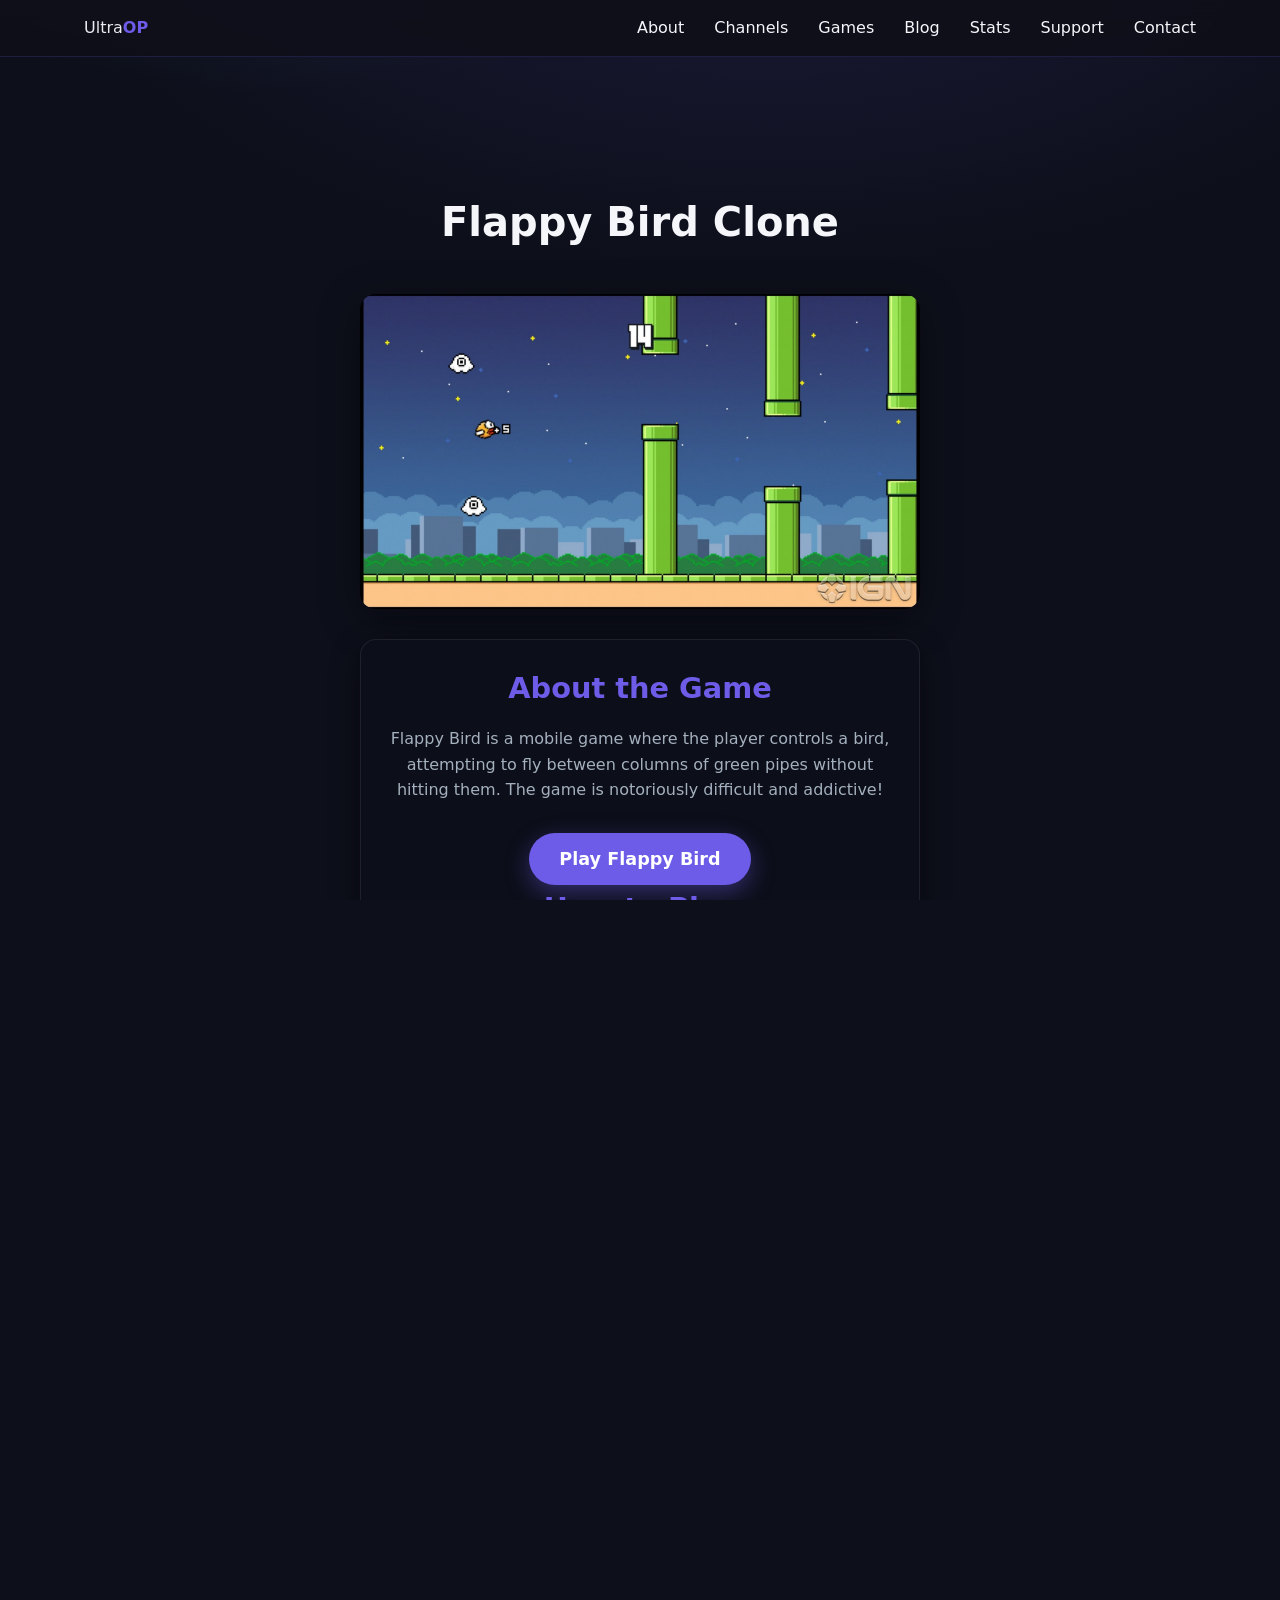
<file: games/flappy-bird/index.html>
<!doctype html>
<html lang="en">
<head>
  <meta charset="utf-8" />
  <meta name="viewport" content="width=device-width, initial-scale=1" />
  <title>Flappy Bird Clone</title>
  <link rel="stylesheet" href="../../style.css"> <!-- Link to main style.css -->
  <link rel="stylesheet" href="https://cdnjs.cloudflare.com/ajax/libs/font-awesome/6.4.0/css/all.min.css">
  <style>
    /* Game-specific styles */
    :root {
      --bg: #0d0f1a;
      --fg: #e8ecf1;
      --accent: #6c5ce7;
      --accent-2: #00cec9;
      --danger: #ff4757;
      --pipe: #39d353;
    }
    html, body {
      height: 100%;
      margin: 0;
      background: radial-gradient(1200px 600px at 60% -10%, rgba(108,92,231,.15), transparent 60%),
                  radial-gradient(1000px 500px at 20% -20%, rgba(0,206,201,.12), transparent 55%),
                  var(--bg);
      color: var(--fg);
      font-family: system-ui, -apple-system, Segoe UI, Roboto, Helvetica, Arial, sans-serif;
      overflow-x: hidden; /* Prevent horizontal scroll */
    }
    .game-page-container {
        display: flex;
        flex-direction: column;
        min-height: 100vh;
    }
    .game-content-wrapper {
        flex-grow: 1;
        display: flex;
        flex-direction: column;
        align-items: center;
        justify-content: center;
        padding: 20px;
        padding-top: 100px; /* Account for fixed navbar */
    }
    .game-header {
        text-align: center;
        margin-bottom: 30px;
    }
    .game-header h1 {
        font-size: 2.5rem;
        color: var(--light-color);
        margin-bottom: 10px;
    }
    .game-thumbnail {
        width: 100%;
        max-width: 560px;
        border-radius: 16px;
        box-shadow: 0 10px 40px rgba(0,0,0,.35);
        margin-bottom: 30px;
    }
    .game-info-card {
        background: rgba(13,15,26,.85);
        border: 1px solid rgba(255,255,255,.08);
        border-radius: 16px;
        padding: 25px;
        text-align: center;
        width: min(92vw, 560px);
        box-shadow: 0 10px 30px rgba(0,0,0,.45);
        margin-bottom: 30px;
    }
    .game-info-card h2 {
        font-size: 1.8rem;
        color: var(--primary-color);
        margin-bottom: 15px;
    }
    .game-info-card p {
        font-size: 1rem;
        color: var(--gray-color);
        margin-bottom: 10px;
        line-height: 1.6;
    }
    .game-info-card ul {
        list-style: none;
        padding: 0;
        text-align: left;
        margin-top: 20px;
    }
    .game-info-card ul li {
        color: var(--light-color);
        margin-bottom: 8px;
        padding-left: 20px;
        position: relative;
    }
    .game-info-card ul li::before {
        content: '•';
        color: var(--primary-color);
        position: absolute;
        left: 0;
    }
    .game-play-btn {
        background: var(--accent);
        color: white;
        font-weight: 700;
        padding: 12px 30px;
        border-radius: 999px;
        cursor: pointer;
        box-shadow: 0 8px 24px rgba(108,92,231,.4);
        transition: transform .15s ease, filter .15s ease;
        font-size: 1.1rem;
        border: none;
        margin-top: 20px;
        text-decoration: none; /* For anchor tag styling */
        display: inline-block;
    }
    .game-play-btn:hover {
        transform: translateY(-2px);
        filter: brightness(1.05);
    }

    /* Existing game styles, adjusted for new structure */
    .wrap {
      position: fixed; inset: 0;
      display: grid;
      /* Define three rows: top content, canvas, bottom content */
      grid-template-rows: auto 1fr auto;
      place-items: center; /* Centers content horizontally within its grid cell */
      gap: 14px; /* Gap between grid rows */
      background: radial-gradient(1200px 600px at 60% -10%, rgba(108,92,231,.15), transparent 60%),
                  radial-gradient(1000px 500px at 20% -20%, rgba(0,206,201,.12), transparent 55%),
                  var(--bg);
      z-index: 100; /* Ensure it's above other content when active */
      display: none; /* Hidden by default */
      padding: 10px; /* Add some padding around the whole game area */
      box-sizing: border-box; /* Include padding in element's total width and height */
    }

    /* Container for best score and mute button */
    .hud-top-row {
      grid-row: 1; /* Place in the first row */
      width: 100%;
      max-width: min(95vw, 560px); /* Match canvas max-width */
      display: flex;
      justify-content: flex-end; /* Push best score/mute to the right */
      align-items: center;
      padding: 0 10px; /* Padding inside this row */
      box-sizing: border-box;
      pointer-events: none; /* Allow clicks to pass through by default */
      z-index: 101; /* Ensure it's above canvas */
    }

    .rightTop {
      display:flex;
      gap:8px;
      pointer-events:auto; /* Allow clicks on buttons/chips */
    }

    canvas {
      background: linear-gradient(#66b3ff, #87d8ff 30%, #bdf) no-repeat;
      box-shadow: 0 10px 40px rgba(0,0,0,.35);
      border-radius: 16px;
      image-rendering: pixelated;
      max-width: min(95vw, 560px);
      max-height: 85vh;
      width: 100%;
      height: auto;
      grid-row: 2; /* Place in the second row (main game area) */
      align-self: center; /* Center vertically within its grid cell */
      justify-self: center; /* Center horizontally within its grid cell */
    }

    .controls {
      grid-row: 3; /* Place in the third row */
      width: 100%;
      max-width: min(95vw, 560px); /* Match canvas max-width */
      text-align: center;
      padding-bottom: 10px;
      opacity: .9;
      font-size: 12px;
      pointer-events: none; /* Allow clicks to pass through */
      z-index: 101; /* Ensure it's above canvas */
    }

    .panel {
      position: absolute; inset: 0; display: grid; place-items: center; gap: 18px; background: radial-gradient(60% 60% at 50% 40%, rgba(13,15,26,.35), rgba(13,15,26,.65));
      z-index: 102; /* Ensure panel is above all other game elements */
    }
    .card {
      pointer-events: auto; background: rgba(13,15,26,.85); border: 1px solid rgba(255,255,255,.08); border-radius: 16px; padding: 18px 20px; text-align: center; width: min(92vw, 420px); box-shadow: 0 10px 30px rgba(0,0,0,.45);
    }
    .card h1 { margin: 0 0 6px; font-size: clamp(22px, 4.5vw, 28px); }
    .muted { opacity: .75; font-size: 13px; }
    .btns { display: flex; gap: 10px; justify-content: center; margin-top: 12px; }
    button {
      appearance: none; border: 0; background: var(--accent); color: white; font-weight: 700; padding: 10px 16px; border-radius: 999px; cursor: pointer; box-shadow: 0 8px 24px rgba(108,92,231,.4); transition: transform .15s ease, filter .15s ease; font-size: 14px;
    }
    button:hover { transform: translateY(-1px); filter: brightness(1.05); }
    button.secondary { background: transparent; color: var(--fg); border: 1px solid rgba(255,255,255,.18); box-shadow: none; }
    .chip { padding: 6px 10px; border-radius: 999px; border: 1px solid rgba(255,255,255,.12); background: rgba(13,15,26,.55); font-size: 12px; }
    a { color: var(--accent-2); text-decoration: none; }

    /* Responsive adjustments */
    @media (max-width: 768px) {
        .game-header h1 {
            font-size: 2rem;
        }
        .game-info-card h2 {
            font-size: 1.5rem;
        }
        .game-play-btn {
            padding: 10px 25px;
            font-size: 1rem;
        }
    }
  </style>
</head>
<body>
  <!-- Navigation -->
  <nav id="navbar">
    <div class="container">
        <div class="logo">
            <a href="../../index.html">Ultra<span class="highlight">OP</span></a>
        </div>
        <ul>
            <li><a href="../../index.html#about">About</a></li>
            <li><a href="../../index.html#channels">Channels</a></li>
            <li><a href="../../index.html#gaming" class="active">Games</a></li>
            <li><a href="../../blog.html">Blog</a></li>
            <li><a href="../../index.html#achievements">Stats</a></li>
            <li><a href="../../index.html#support">Support</a></li>
            <li><a href="../../index.html#contact">Contact</a></li>
        </ul>
        <div class="mobile-menu">
            <i class="fas fa-bars"></i>
        </div>
    </div>
  </nav>

  <div class="game-page-container">
    <div class="game-content-wrapper" id="game-landing-page">
        <div class="game-header">
            <h1>Flappy Bird Clone</h1>
        </div>
        <img src="../../images/flappy-bird-thumbnail.jpg" alt="Flappy Bird Thumbnail" class="game-thumbnail">
        <div class="game-info-card">
            <h2>About the Game</h2>
            <p>Flappy Bird is a mobile game where the player controls a bird, attempting to fly between columns of green pipes without hitting them. The game is notoriously difficult and addictive!</p>
            <a href="#" class="game-play-btn" id="start-game-btn">Play Flappy Bird</a>
            <h2>How to Play</h2>
            <ul>
                <li>Tap/Click/Space to make the bird flap its wings and fly upward.</li>
                <li>Release to let gravity pull the bird down.</li>
                <li>Navigate through the gaps between the pipes.</li>
                <li>Each pair of pipes you pass through earns you one point.</li>
                <li>Colliding with any pipe or the ground ends the game.</li>
                <li>Press 'P' during gameplay to pause the game.</li>
                <li>Your best score is saved locally in your browser.</li>
            </ul>
        </div>
    </div>

    <!-- Game Container (hidden by default) -->
    <div class="wrap" id="game-wrap">
      <!-- Top row for HUD elements -->
      <div class="hud-top-row">
        <!-- Current Score (drawn on canvas) -->
        <div class="rightTop">
          <span class="chip">Best: <span id="best">0</span></span>
          <button class="secondary" id="muteBtn" title="Toggle sound">🔊</button>
        </div>
      </div>

      <canvas id="game" aria-label="Flappy Bird Clone"></canvas>

      <!-- Bottom row for controls -->
      <div class="controls">Tap / Click / Space to flap • P to pause</div>

      <div class="panel" id="panel">
        <!-- Content dynamically loaded by JS -->
      </div>
    </div>
  </div>

  <footer>
      <!-- Same footer as index.html -->
      <div class="container">
          <div class="footer-content">
              <div class="footer-logo">
                  <span>Ultra<span class="highlight">OP</span></span>
                  <p>Gaming Beyond Limits</p>
              </div>
              <div class="footer-links">
                  <h3>Quick Links</h3>
                  <ul>
                      <li><a href="../../index.html#about">About</a></li>
                      <li><a href="../../index.html#channels">Channels</a></li>
                      <li><a href="../../index.html#support">Support</a></li>
                      <li><a href="../../index.html#contact">Contact</a></li>
                  </ul>
              </div>
              <div class="footer-social">
                  <h3>Connect</h3>
                  <div class="social-links">
                      <a href="https://instagram.com/ultraopp" target="_blank"><i class="fab fa-instagram"></i></a>
                      <a href="https://discord.gg/ZQ2afmPvuP" target="_blank"><i class="fab fa-discord"></i></a>
                      <a href="https://www.whatsapp.com/channel/0029VaeMLDaHgZWfuPDefa0t" target="_blank"><i class="fab fa-whatsapp"></i></a>
                      <a href="https://www.rooter.gg/profile/142404154" target="_blank"><i class="fas fa-gamepad"></i></a>
                  </div>
              </div>
          </div>
          <div class="footer-bottom">
              <p>&copy; 2025 UltraOP. All Rights Reserved.</p>
          </div>
      </div>
  </footer>

  <script>
    // --- Utilities ---
    const clamp = (n, a, b) => Math.max(a, Math.min(b, n));
    const rand = (a, b) => Math.random() * (b - a) + a;

    // --- Game Constants ---
    const GAME_CANVAS_BASE_WIDTH = 360;
    const GAME_CANVAS_BASE_HEIGHT = 640;
    const BIRD_RADIUS = 14;
    const BIRD_START_X = 90;
    const BIRD_START_Y_RATIO = 0.45;
    const BIRD_GRAVITY = 980; // px/s^2
    const BIRD_FLAP_IMPULSE = -300; // px/s impulse

    const PIPE_WIDTH = 56;
    const PIPE_GAP = 125;
    const PIPE_SPEED = 120;
    const PIPE_SPAWN_INTERVAL = 1400; // ms
    const GROUND_HEIGHT = 72;
    const PIPE_MARGIN = 52; // Margin from top/bottom for pipe gap placement

    // --- Game State Enum ---
    const State = { READY: 0, RUN: 1, PAUSE: 2, OVER: 3 };

    class FlappyBirdGame {
      constructor() {
        this.cvs = document.getElementById('game');
        this.ctx = this.cvs.getContext('2d');

        // Removed scoreEl as score is drawn on canvas
        this.bestEl = document.getElementById('best');
        this.gameLandingPage = document.getElementById('game-landing-page');
        this.gameWrap = document.getElementById('game-wrap');
        this.startGameBtn = document.getElementById('start-game-btn');
        this.panel = document.getElementById('panel');
        this.muteBtn = document.getElementById('muteBtn');

        this.state = State.READY;
        this.score = 0;
        this.best = +localStorage.getItem('flappy_best') || 0;
        this.bestEl.textContent = this.best;

        this.bird = {
          x: 0, // Will be set dynamically
          y: 0, // Will be set dynamically
          r: 0, // Will be set dynamically
          vy: 0,
          gravity: BIRD_GRAVITY,
          flap: BIRD_FLAP_IMPULSE,
          rot: 0
        };

        this.pipes = [];
        this.lastSpawn = 0;
        this.lastFrameTime = 0; // ms
        this.rafId = null;

        this.audioSys = this.createAudioSystem();

        this.setupEventListeners();
        this.resizeCanvas(); // Initial canvas sizing
        window.addEventListener('resize', () => this.resizeCanvas()); // Handle window resize
      }

      createAudioSystem() {
        let audioCtx = null;
        let muted = false;

        const initAudioContext = () => {
          if (!audioCtx) {
            audioCtx = new (window.AudioContext || window.webkitAudioContext)();
          }
        };

        const beep = (type = 'sine', freq = 880, dur = 0.08, vol = 0.2) => {
          if (muted) return;
          initAudioContext(); // Initialize context on first sound request
          if (!audioCtx) return; // Should not happen if initAudioContext works

          const o = audioCtx.createOscillator();
          const g = audioCtx.createGain();
          o.type = type; o.frequency.value = freq; g.gain.value = vol;
          o.connect(g); g.connect(audioCtx.destination);
          o.start();
          o.stop(audioCtx.currentTime + dur);
        };

        return {
          beep,
          set muted(v) { muted = v; },
          get muted() { return muted; }
        };
      }

      resizeCanvas() {
        const aspectRatio = GAME_CANVAS_BASE_WIDTH / GAME_CANVAS_BASE_HEIGHT;
        const maxWidth = Math.min(window.innerWidth * 0.95, 560);
        const maxHeight = window.innerHeight * 0.85;

        let currentWidth = maxWidth;
        let currentHeight = maxWidth / aspectRatio;

        if (currentHeight > maxHeight) {
          currentHeight = maxHeight;
          currentWidth = maxHeight * aspectRatio;
        }

        this.cvs.width = currentWidth;
        this.cvs.height = currentHeight;

        // Update internal game dimensions
        this.W = this.cvs.width;
        this.H = this.cvs.height;

        // Scale game elements based on new canvas size
        this.groundY = this.H - (GROUND_HEIGHT / GAME_CANVAS_BASE_HEIGHT) * this.H;
        this.bird.x = (BIRD_START_X / GAME_CANVAS_BASE_WIDTH) * this.W;
        this.bird.y = this.H * BIRD_START_Y_RATIO; // Reset bird Y based on new height
        this.bird.r = (BIRD_RADIUS / GAME_CANVAS_BASE_WIDTH) * this.W; // Scale bird radius
      }

      setupEventListeners() {
        this.startGameBtn.addEventListener('click', () => {
          this.gameLandingPage.style.display = 'none';
          this.gameWrap.style.display = 'grid';
          this.startGame();
        });

        this.muteBtn.addEventListener('click', () => {
          this.audioSys.muted = !this.audioSys.muted;
          this.muteBtn.textContent = this.audioSys.muted ? '🔇' : '🔊';
        });

        document.addEventListener('keydown', e => {
          if (e.code === 'Space') { e.preventDefault(); this.flap(); }
          if (e.code === 'KeyP') { this.togglePause(); }
        });

        // Use the canvas itself for pointer/touch events to avoid interfering with other UI elements
        this.cvs.addEventListener('pointerdown', (e) => {
          // Only flap if the game is running or ready to start
          if (this.state === State.RUN || this.state === State.READY || this.state === State.OVER) {
            this.flap();
          }
        }, { passive: true }); // passive: true as preventDefault is not needed for flapping

        this.cvs.addEventListener('touchstart', (e) => {
          // Only flap if the game is running or ready to start
          if (this.state === State.RUN || this.state === State.READY || this.state === State.OVER) {
            this.flap();
          }
        }, { passive: true }); // passive: true as preventDefault is not needed for flapping
      }

      startGame() {
        this.score = 0;
        // Removed scoreEl.textContent update
        this.pipes.length = 0;
        this.bird.y = this.H * BIRD_START_Y_RATIO;
        this.bird.vy = 0;
        this.bird.rot = 0;
        this.lastSpawn = 0;
        this.lastFrameTime = 0;
        this.state = State.RUN;
        this.hidePanel();
        cancelAnimationFrame(this.rafId); // Ensure any previous loop is stopped
        this.rafId = requestAnimationFrame(this.loop.bind(this));
      }

      gameOver() {
        this.state = State.OVER;
        this.best = Math.max(this.best, this.score);
        localStorage.setItem('flappy_best', this.best);
        this.bestEl.textContent = this.best;
        this.showPanel(`<h1>Game Over</h1><div class="muted">Score: <b>${this.score}</b> • Best: <b>${this.best}</b></div>
                     <div class="btns"><button id="retryBtn">Retry</button><button class="secondary" id="menuBtn">Main Menu</button></div>`);
        document.getElementById('retryBtn').onclick = () => this.startGame();
        document.getElementById('menuBtn').onclick = () => {
          this.state = State.READY;
          this.gameWrap.style.display = 'none';
          this.gameLandingPage.style.display = 'flex';
          this.hidePanel();
        };
      }

      togglePause() {
        if (this.state === State.RUN) {
          this.state = State.PAUSE;
          this.showPanel('<h1>Paused</h1><div class="btns"><button id="resume">Resume</button><button class="secondary" id="quit">Quit Game</button></div>');
          document.getElementById('resume').onclick = () => {
            this.state = State.RUN;
            this.hidePanel();
            this.rafId = requestAnimationFrame(this.loop.bind(this)); // Resume loop
          };
          document.getElementById('quit').onclick = () => {
            this.state = State.READY;
            this.gameWrap.style.display = 'none';
            this.gameLandingPage.style.display = 'flex';
            this.hidePanel();
          };
        } else if (this.state === State.PAUSE) {
          this.state = State.RUN;
          this.hidePanel();
          this.rafId = requestAnimationFrame(this.loop.bind(this)); // Resume loop
        }
      }

      showPanel(inner) {
        this.panel.style.display = 'grid';
        this.panel.innerHTML = `<div class="card">${inner}</div>`;
      }

      hidePanel() {
        this.panel.style.display = 'none';
      }

      flap() {
        if (this.state === State.RUN) {
          this.bird.vy = this.bird.flap;
          this.audioSys.beep('sine', 700, .06, .15);
        } else if (this.state === State.READY || this.state === State.OVER) {
          this.startGame();
        }
      }

      loop(ts) {
        if (this.state !== State.RUN) {
          // If paused or over, don't request next frame, but keep panel visible
          return;
        }

        const dt = this.lastFrameTime ? (ts - this.lastFrameTime) / 1000 : 0;
        this.lastFrameTime = ts;

        this.update(dt);
        this.draw();
        this.rafId = requestAnimationFrame(this.loop.bind(this));
      }

      update(dt) {
        // Scale pipe properties based on current canvas size
        const scaledPipeWidth = (PIPE_WIDTH / GAME_CANVAS_BASE_WIDTH) * this.W;
        const scaledPipeGap = (PIPE_GAP / GAME_CANVAS_BASE_HEIGHT) * this.H;
        const scaledPipeSpeed = (PIPE_SPEED / GAME_CANVAS_BASE_WIDTH) * this.W;
        const scaledPipeMargin = (PIPE_MARGIN / GAME_CANVAS_BASE_HEIGHT) * this.H;

        // spawn pipes
        this.lastSpawn += dt * 1000;
        if (this.lastSpawn > PIPE_SPAWN_INTERVAL) {
          this.lastSpawn = 0;
          const gapY = rand(scaledPipeMargin, this.groundY - scaledPipeMargin - scaledPipeGap);
          this.pipes.push({ x: this.W + scaledPipeWidth, y: gapY, passed: false });
        }

        // move pipes
        for (let i = this.pipes.length - 1; i >= 0; i--) {
          const p = this.pipes[i];
          p.x -= scaledPipeSpeed * dt;
          if (p.x + scaledPipeWidth < 0) this.pipes.splice(i, 1);
          // score when fully passed
          if (!p.passed && p.x + scaledPipeWidth < this.bird.x - this.bird.r) {
            p.passed = true;
            this.score++;
            // Removed scoreEl.textContent update
            this.audioSys.beep('triangle', 980, .05, .18);
          }
        }

        // bird physics
        this.bird.vy += this.bird.gravity * dt;
        this.bird.y += this.bird.vy * dt;
        this.bird.y = clamp(this.bird.y, this.bird.r, this.groundY - this.bird.r);
        this.bird.rot = clamp((this.bird.vy / 400), -0.5, 1.0);

        // collisions
        if (this.bird.y >= this.groundY - this.bird.r - 0.5) { // ground hit
          this.audioSys.beep('sawtooth', 160, .2, .2);
          return this.gameOver();
        }
        for (const p of this.pipes) {
          // top pipe rect: (p.x, 0, w, p.y)
          // bottom pipe rect: (p.x, p.y + scaledPipeGap, w, groundY - (p.y+scaledPipeGap))
          if (this.circleRectCollide(this.bird.x, this.bird.y, this.bird.r, p.x, 0, scaledPipeWidth, p.y) ||
              this.circleRectCollide(this.bird.x, this.bird.y, this.bird.r, p.x, p.y + scaledPipeGap, scaledPipeWidth, this.groundY - (p.y + scaledPipeGap))) {
            this.audioSys.beep('sawtooth', 160, .2, .2);
            return this.gameOver();
          }
        }
      }

      circleRectCollide(cx, cy, cr, rx, ry, rw, rh) {
        const nearestX = clamp(cx, rx, rx + rw);
        const nearestY = clamp(cy, ry, ry + rh);
        const dx = cx - nearestX, dy = cy - nearestY;
        return (dx * dx + dy * dy) < cr * cr;
      }

      draw() {
        // clear sky
        this.ctx.clearRect(0, 0, this.W, this.H);

        // parallax clouds (simple)
        this.ctx.save();
        this.ctx.globalAlpha = 0.35;
        const t = (performance.now() / 1000);
        for (let i = 0; i < 6; i++) {
          const x = (this.W - ((t * 15 + i * 80) % (this.W + 120))) - 60;
          const y = 70 + (i % 3) * 22;
          this.drawCloud(x, y, 24 + (i % 3) * 4);
        }
        this.ctx.restore();

        // pipes
        const scaledPipeWidth = (PIPE_WIDTH / GAME_CANVAS_BASE_WIDTH) * this.W;
        const scaledPipeGap = (PIPE_GAP / GAME_CANVAS_BASE_HEIGHT) * this.H;
        const scaledGroundHeight = (GROUND_HEIGHT / GAME_CANVAS_BASE_HEIGHT) * this.H;

        for (const p of this.pipes) {
          this.ctx.fillStyle = '#2ecc71';
          this.ctx.strokeStyle = 'rgba(0,0,0,.25)';
          this.ctx.lineWidth = 2;
          // top
          this.ctx.fillRect(p.x, 0, scaledPipeWidth, p.y);
          this.ctx.strokeRect(p.x + .5, .5, scaledPipeWidth - 1, p.y - 1);
          // cap
          this.ctx.fillRect(p.x - 4, p.y - 18, scaledPipeWidth + 8, 18);
          // bottom
          const by = p.y + scaledPipeGap;
          this.ctx.fillRect(p.x, by, scaledPipeWidth, this.H - scaledGroundHeight - by);
          this.ctx.strokeRect(p.x + .5, by + .5, scaledPipeWidth - 1, this.H - scaledGroundHeight - by - 1);
          // cap
          this.ctx.fillRect(p.x - 4, by, scaledPipeWidth + 8, 18);
        }

        // ground
        this.ctx.fillStyle = '#8bc34a';
        this.ctx.fillRect(0, this.groundY, this.W, this.H - this.groundY);
        // ground stripes
        this.ctx.fillStyle = '#6aa134';
        for (let i = 0; i < this.W; i += 22) { this.ctx.fillRect(i, this.groundY, 14, 8); }

        // bird
        this.drawBird();

        // Draw Score on Canvas
        this.ctx.fillStyle = 'white';
        this.ctx.font = `bold ${clamp(this.W * 0.1, 24, 44)}px system-ui, -apple-system, Segoe UI, Roboto, Helvetica, Arial, sans-serif`;
        this.ctx.textAlign = 'center';
        this.ctx.textBaseline = 'top';
        this.ctx.shadowColor = 'rgba(0,0,0,0.35)';
        this.ctx.shadowBlur = 10;
        this.ctx.shadowOffsetX = 0;
        this.ctx.shadowOffsetY = 2;

        // Position the score at the top center of the canvas
        this.ctx.fillText(String(this.score), this.W / 2, 10);

        this.ctx.shadowBlur = 0; // Reset shadow for other drawings
      }

      drawBird() {
        this.ctx.save();
        this.ctx.translate(this.bird.x, this.bird.y);
        this.ctx.rotate(this.bird.rot);
        // body
        this.ctx.fillStyle = '#ffdd57';
        this.ctx.beginPath(); this.ctx.arc(0, 0, this.bird.r, 0, Math.PI * 2); this.ctx.fill();
        // eye
        this.ctx.fillStyle = '#fff'; this.ctx.beginPath(); this.ctx.arc(4, -4, 4, 0, Math.PI * 2); this.ctx.fill();
        this.ctx.fillStyle = '#111'; this.ctx.beginPath(); this.ctx.arc(5, -4, 2, 0, Math.PI * 2); this.ctx.fill();
        // beak
        this.ctx.fillStyle = '#ff9f43'; this.ctx.beginPath(); this.ctx.moveTo(this.bird.r - 2, 0); this.ctx.lineTo(this.bird.r + 8, 4); this.ctx.lineTo(this.bird.r + 8, -4); this.ctx.closePath(); this.ctx.fill();
        // wing (flap)
        const flapY = Math.sin(performance.now() / 100) * 2;
        this.ctx.fillStyle = '#f4c531'; this.ctx.beginPath(); this.ctx.ellipse(-2, 2 + flapY, 8, 6, .2, 0, Math.PI * 2); this.ctx.fill();
        this.ctx.restore();
      }

      drawCloud(x, y, s) {
        this.ctx.fillStyle = 'rgba(255,255,255,.8)';
        this.ctx.beginPath();
        this.ctx.arc(x, y, s, 0, Math.PI * 2);
        this.ctx.arc(x + s * 0.8, y - 6, s * 0.8, 0, Math.PI * 2);
        this.ctx.arc(x + s * 1.5, y, s * 0.9, 0, Math.PI * 2);
        this.ctx.fill();
      }
    }

    // Initialize the game when the DOM is fully loaded
    document.addEventListener('DOMContentLoaded', () => {
      new FlappyBirdGame();

      // Mobile menu toggle (copied from main script.js)
      const mobileMenuBtn = document.querySelector('.mobile-menu');
      const navMenu = document.querySelector('#navbar ul');

      if (mobileMenuBtn && navMenu) {
        mobileMenuBtn.addEventListener('click', function() {
            navMenu.classList.toggle('show');
        });

        document.querySelectorAll('#navbar ul li a').forEach(link => {
            link.addEventListener('click', () => {
                navMenu.classList.remove('show');
            });
        });
      }
    });
  </script>
</body>
</html>
</file>
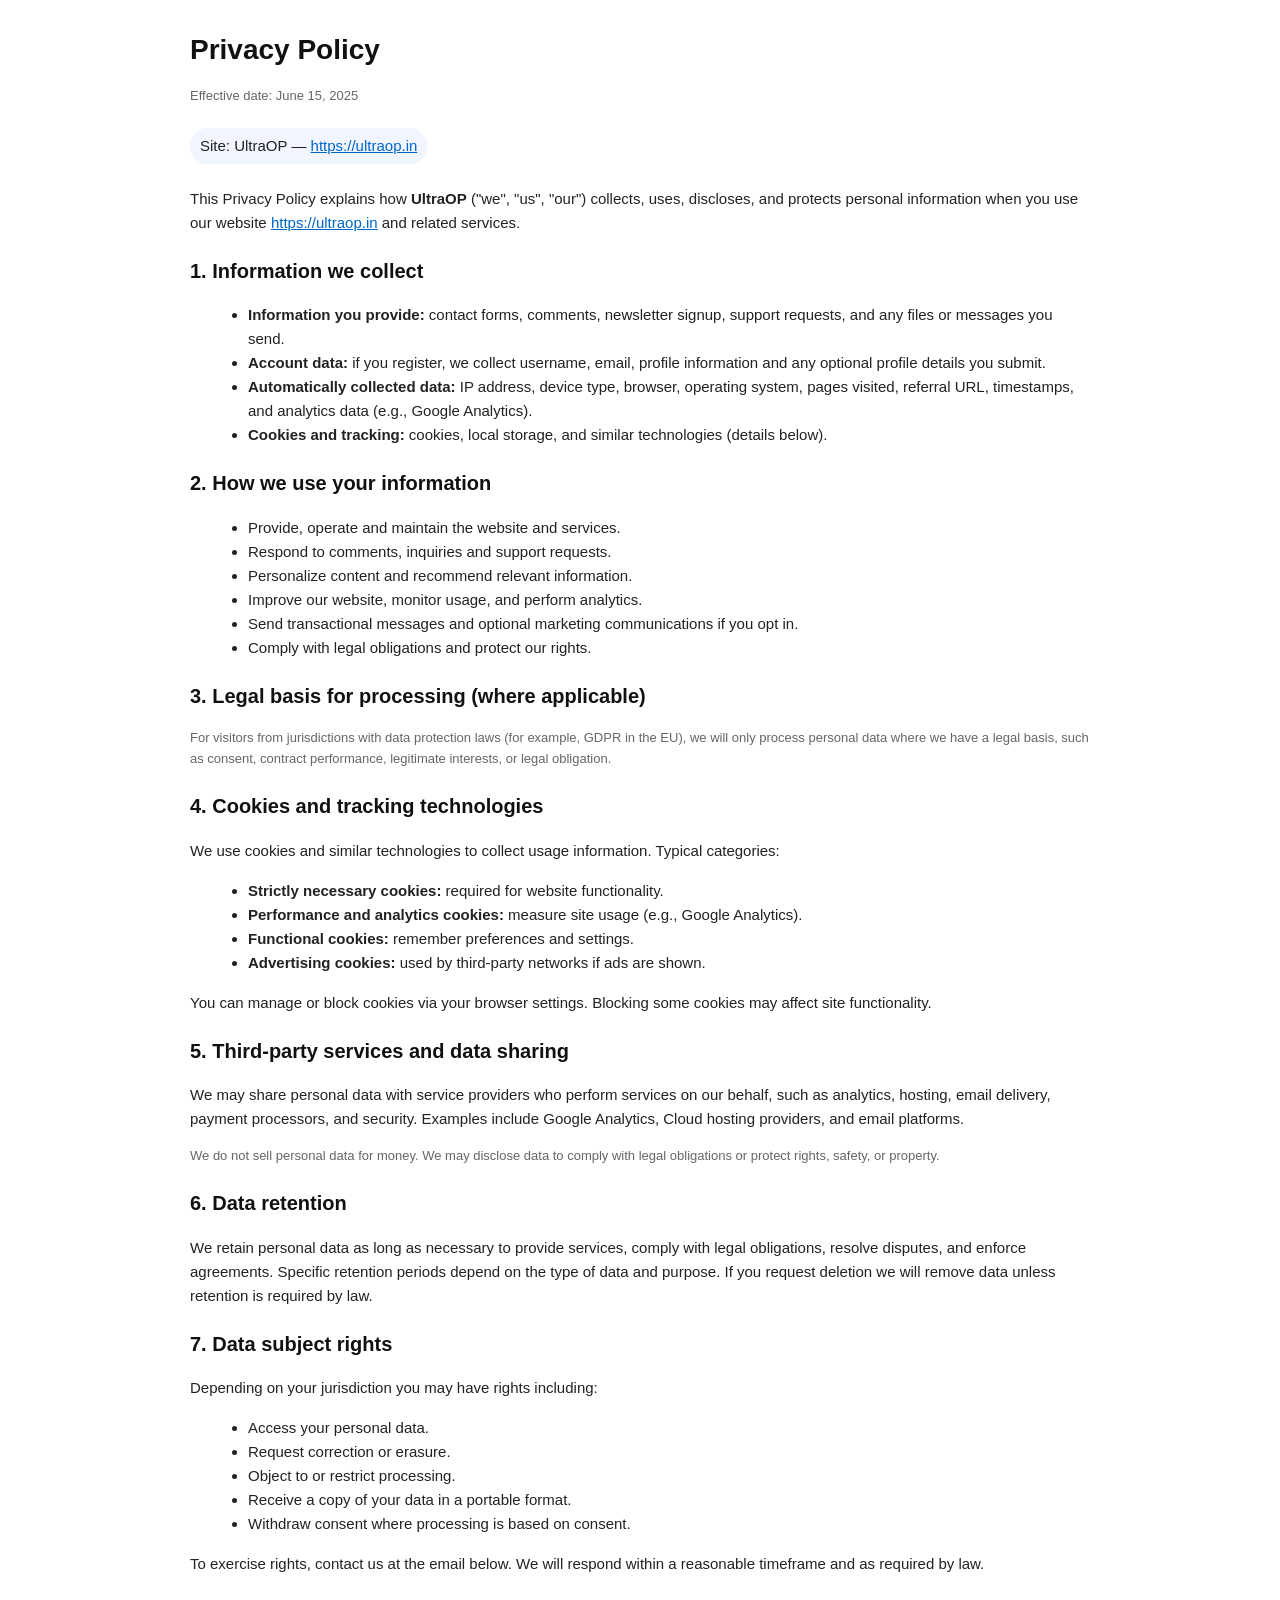
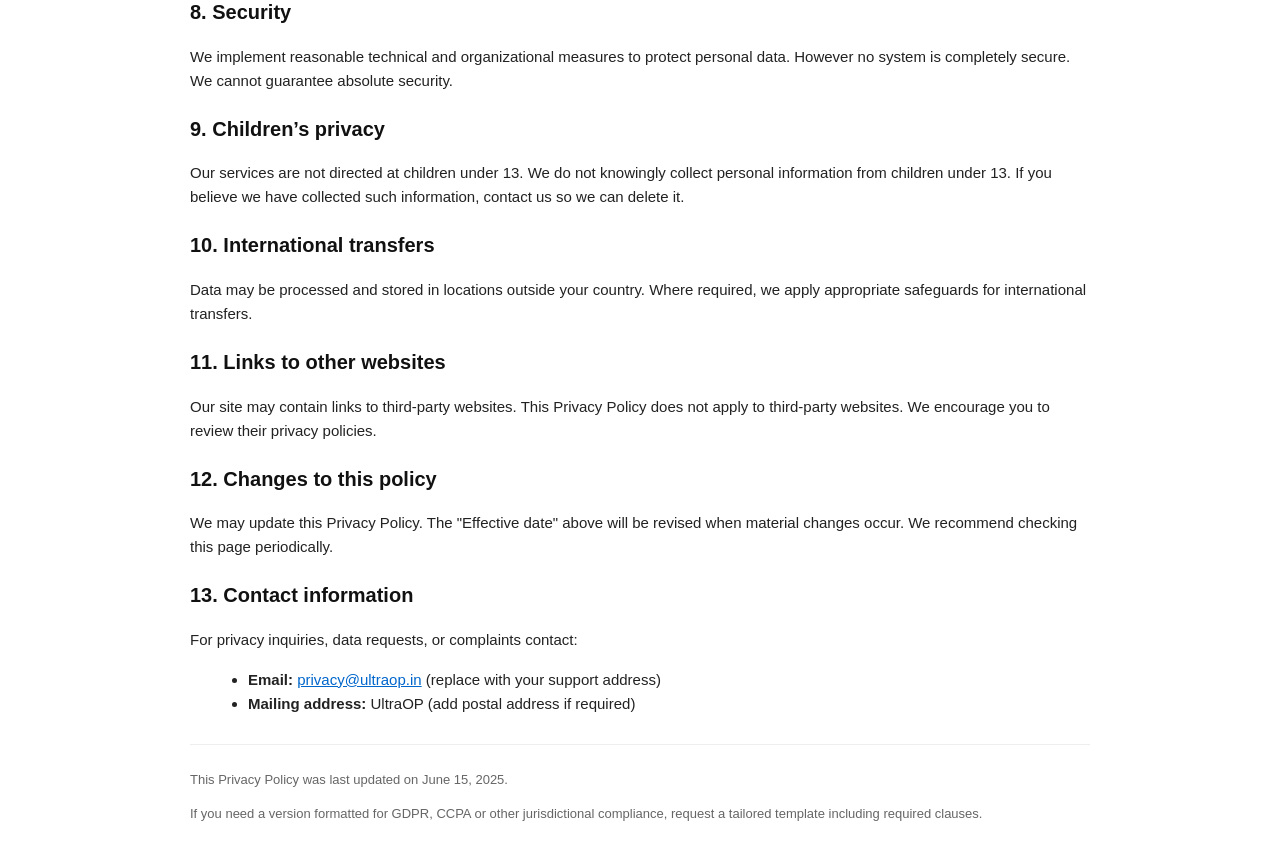
<file: privacy.html>
<!DOCTYPE html>
<html lang="en">
<head>
  <meta charset="utf-8" />
  <meta name="viewport" content="width=device-width,initial-scale=1" />
  <title>Privacy Policy — UltraOP</title>
  <meta name="description" content="UltraOP Privacy Policy. Learn what data we collect, how we use it, cookies and your rights.">
  <link rel="canonical" href="https://ultraop.in/privacy.html" />
  <meta name="robots" content="index, follow" />
  <style>
    body{font-family:Arial,Helvetica,sans-serif;color:#111;line-height:1.6;margin:0;background:#fff}
    .container{max-width:900px;margin:28px auto;padding:0 20px}
    h1{font-size:28px;margin-bottom:6px}
    h2{font-size:20px;margin-top:20px}
    p,li{font-size:15px;color:#222}
    ul{margin-left:18px}
    .small{font-size:13px;color:#666}
    footer{margin-top:28px;padding-top:12px;border-top:1px solid #eee;color:#666}
    a{color:#0066cc}
    .badge{display:inline-block;background:#f1f5ff;padding:6px 10px;border-radius:999px;margin:8px 0}
  </style>
</head>
<body>
  <main class="container">
    <header>
      <h1>Privacy Policy</h1>
      <p class="small">Effective date: June 15, 2025</p>
      <p class="badge">Site: UltraOP — <a href="https://ultraop.in">https://ultraop.in</a></p>
    </header>

    <section>
      <p>
        This Privacy Policy explains how <strong>UltraOP</strong> ("we", "us", "our") collects, uses, discloses, and protects personal information when you use our website <a href="https://ultraop.in">https://ultraop.in</a> and related services.
      </p>
    </section>

    <h2>1. Information we collect</h2>
    <ul>
      <li><strong>Information you provide:</strong> contact forms, comments, newsletter signup, support requests, and any files or messages you send.</li>
      <li><strong>Account data:</strong> if you register, we collect username, email, profile information and any optional profile details you submit.</li>
      <li><strong>Automatically collected data:</strong> IP address, device type, browser, operating system, pages visited, referral URL, timestamps, and analytics data (e.g., Google Analytics).</li>
      <li><strong>Cookies and tracking:</strong> cookies, local storage, and similar technologies (details below).</li>
    </ul>

    <h2>2. How we use your information</h2>
    <ul>
      <li>Provide, operate and maintain the website and services.</li>
      <li>Respond to comments, inquiries and support requests.</li>
      <li>Personalize content and recommend relevant information.</li>
      <li>Improve our website, monitor usage, and perform analytics.</li>
      <li>Send transactional messages and optional marketing communications if you opt in.</li>
      <li>Comply with legal obligations and protect our rights.</li>
    </ul>

    <h2>3. Legal basis for processing (where applicable)</h2>
    <p class="small">
      For visitors from jurisdictions with data protection laws (for example, GDPR in the EU), we will only process personal data where we have a legal basis, such as consent, contract performance, legitimate interests, or legal obligation.
    </p>

    <h2>4. Cookies and tracking technologies</h2>
    <p>
      We use cookies and similar technologies to collect usage information. Typical categories:
    </p>
    <ul>
      <li><strong>Strictly necessary cookies:</strong> required for website functionality.</li>
      <li><strong>Performance and analytics cookies:</strong> measure site usage (e.g., Google Analytics).</li>
      <li><strong>Functional cookies:</strong> remember preferences and settings.</li>
      <li><strong>Advertising cookies:</strong> used by third-party networks if ads are shown.</li>
    </ul>
    <p>
      You can manage or block cookies via your browser settings. Blocking some cookies may affect site functionality.
    </p>

    <h2>5. Third-party services and data sharing</h2>
    <p>
      We may share personal data with service providers who perform services on our behalf, such as analytics, hosting, email delivery, payment processors, and security. Examples include Google Analytics, Cloud hosting providers, and email platforms.
    </p>
    <p class="small">
      We do not sell personal data for money. We may disclose data to comply with legal obligations or protect rights, safety, or property.
    </p>

    <h2>6. Data retention</h2>
    <p>
      We retain personal data as long as necessary to provide services, comply with legal obligations, resolve disputes, and enforce agreements. Specific retention periods depend on the type of data and purpose. If you request deletion we will remove data unless retention is required by law.
    </p>

    <h2>7. Data subject rights</h2>
    <p>
      Depending on your jurisdiction you may have rights including:
    </p>
    <ul>
      <li>Access your personal data.</li>
      <li>Request correction or erasure.</li>
      <li>Object to or restrict processing.</li>
      <li>Receive a copy of your data in a portable format.</li>
      <li>Withdraw consent where processing is based on consent.</li>
    </ul>
    <p>
      To exercise rights, contact us at the email below. We will respond within a reasonable timeframe and as required by law.
    </p>

    <h2>8. Security</h2>
    <p>
      We implement reasonable technical and organizational measures to protect personal data. However no system is completely secure. We cannot guarantee absolute security.
    </p>

    <h2>9. Children’s privacy</h2>
    <p>
      Our services are not directed at children under 13. We do not knowingly collect personal information from children under 13. If you believe we have collected such information, contact us so we can delete it.
    </p>

    <h2>10. International transfers</h2>
    <p>
      Data may be processed and stored in locations outside your country. Where required, we apply appropriate safeguards for international transfers.
    </p>

    <h2>11. Links to other websites</h2>
    <p>
      Our site may contain links to third-party websites. This Privacy Policy does not apply to third-party websites. We encourage you to review their privacy policies.
    </p>

    <h2>12. Changes to this policy</h2>
    <p>
      We may update this Privacy Policy. The "Effective date" above will be revised when material changes occur. We recommend checking this page periodically.
    </p>

    <h2>13. Contact information</h2>
    <p>
      For privacy inquiries, data requests, or complaints contact:
    </p>
    <ul>
      <li><strong>Email:</strong> <a href="mailto:privacy@ultraop.in">privacy@ultraop.in</a> (replace with your support address)</li>
      <li><strong>Mailing address:</strong> UltraOP (add postal address if required)</li>
    </ul>

    <footer>
      <p class="small">This Privacy Policy was last updated on June 15, 2025.</p>
      <p class="small">If you need a version formatted for GDPR, CCPA or other jurisdictional compliance, request a tailored template including required clauses.</p>
    </footer>
  </main>
</body>
</html>
</file>
<file: style.css>
/* ===== Base Styles ===== */
:root {
    --primary-color: #6c5ce7;
    --primary-dark: #5649c0;
    --secondary-color: #00cec9;
    --dark-color: #0f0f1a;
    --darker-color: #0a0a12;
    --light-color: #f5f6fa;
    --gray-color: #a4b0be;
    --success-color: #00b894;
    --warning-color: #fdcb6e;
    --danger-color: #d63031;
    --font-main: 'Poppins', sans-serif;
    --font-secondary: 'Montserrat', sans-serif;
    --transition: all 0.3s ease;
    --shadow: 0 5px 15px rgba(0, 0, 0, 0.1);
    --shadow-hover: 0 8px 25px rgba(0, 0, 0, 0.2);
    --border-radius: 8px;
}

* {
    margin: 0;
    padding: 0;
    box-sizing: border-box;
}

html {
    scroll-behavior: smooth;
    font-size: 16px;
}

body {
    font-family: var(--font-main);
    background-color: var(--dark-color);
    color: var(--light-color);
    line-height: 1.6;
    overflow-x: hidden;
}

.container {
    width: 90%;
    max-width: 1200px;
    margin: 0 auto;
    padding: 0 20px;
}

.section {
    padding: 80px 0;
}

.dark-section {
    background-color: var(--darker-color);
}

.section-title {
    font-size: 2.5rem;
    text-align: center;
    margin-bottom: 1rem;
    font-weight: 700;
    color: var(--light-color);
}

.section-title .highlight {
    color: var(--primary-color);
}

.section-subtitle {
    text-align: center;
    color: var(--gray-color);
    margin-bottom: 3rem;
    font-size: 1.1rem;
}

.highlight {
    color: var(--primary-color);
    font-weight: 700;
}

/* ===== Navigation ===== */
#navbar {
    position: fixed;
    top: 0;
    left: 0;
    width: 100%;
    background-color: rgba(15, 15, 26, 0.95);
    backdrop-filter: blur(10px);
    z-index: 1100;
    padding: 15px 0;
    transition: var(--transition);
    border-bottom: 1px solid rgba(108, 92, 231, 0.2);
}

#navbar.scrolled {
    padding: 10px 0;
    box-shadow: var(--shadow);
}

#navbar .container {
    display: flex;
    justify-content: space-between;
    align-items: center;
}

/* make sure page content not hidden under fixed navbar */
body {
  padding-top: 75px; /* আপনার navbar এর height অনুযায়ী adjust করুন */
}

/* ensure page content not hidden under fixed navbar */
body {
  padding-top: 75px; /* navbar height অনুযায়ী মান adjust করতে পারেন */
}

/* make sure navbar always on top */
#navbar {
  position: fixed;
  top: 0;
  left: 0;
  right: 0;
  z-index: 1100;
}

/* Add this AFTER your existing .logo styles */
.logo a {
    color: inherit; /* Inherits color from .logo */
    text-decoration: none; /* Removes underline */
    display: inline-block; /* Better spacing */
    transition: var(--transition); /* Smooth color change */
}

.logo a:hover {
    color: var(--primary-color); /* Your highlight color */
}

/* This likely exists already - just verify it's there */
.logo .highlight {
    color: var(--primary-color);
}

.logo .highlight {
    color: var(--primary-color);
}

#navbar ul {
    display: flex;
    list-style: none;
}

#navbar ul li {
    margin-left: 30px;
}

#navbar ul li a {
    color: var(--light-color);
    text-decoration: none;
    font-weight: 500;
    font-size: 1rem;
    transition: var(--transition);
    position: relative;
}

#navbar ul li a:hover {
    color: var(--primary-color);
}

#navbar ul li a::after {
    content: '';
    position: absolute;
    width: 0;
    height: 2px;
    background: var(--primary-color);
    bottom: -5px;
    left: 0;
    transition: var(--transition);
}

#navbar ul li a:hover::after {
    width: 100%;
}

.mobile-menu {
    display: none;
    font-size: 1.5rem;
    cursor: pointer;
}

/* ===== Hero Section ===== */
#hero {
    height: 100vh;
    display: flex;
    align-items: center;
    position: relative;
    overflow: hidden;
    background: linear-gradient(135deg, var(--darker-color) 0%, var(--dark-color) 100%);
}

.hero-content {
    position: relative;
    z-index: 2;
    text-align: center;
    width: 100%;
    padding: 0 20px;
}

.hero-content h1 {
    font-size: 4rem;
    font-weight: 800;
    margin-bottom: 1.5rem;
    color: var(--light-color);
    line-height: 1.2;
}

.hero-content p {
    font-size: 1.2rem;
    color: var(--gray-color);
    margin-bottom: 2.5rem;
    max-width: 700px;
    margin-left: auto;
    margin-right: auto;
}

.cta-buttons {
    display: flex;
    justify-content: center;
    gap: 20px;
    margin-top: 30px;
}

.cta-button {
    padding: 12px 30px;
    border-radius: 50px;
    font-weight: 600;
    text-decoration: none;
    transition: var(--transition);
    display: inline-block;
    font-size: 1rem;
}

.cta-button.primary {
    background-color: var(--primary-color);
    color: white;
    box-shadow: 0 4px 15px rgba(108, 92, 231, 0.4);
}

.cta-button.primary:hover {
    background-color: var(--primary-dark);
    transform: translateY(-3px);
    box-shadow: 0 8px 25px rgba(108, 92, 231, 0.6);
}

.cta-button.secondary {
    border: 2px solid var(--primary-color);
    color: var(--primary-color);
}

.cta-button.secondary:hover {
    background-color: var(--primary-color);
    color: white;
    transform: translateY(-3px);
}

.hero-overlay {
    position: absolute;
    top: 0;
    left: 0;
    width: 100%;
    height: 100%;
    background: radial-gradient(circle at center, rgba(108, 92, 231, 0.1) 0%, rgba(15, 15, 26, 0.9) 70%);
    z-index: 1;
}

/* ===== About Section ===== */
.about-content {
    display: flex;
    align-items: center;
    gap: 50px;
    margin-top: 50px;
}

.about-text {
    flex: 1;
}

.about-text p {
    margin-bottom: 20px;
    font-size: 1.1rem;
    line-height: 1.8;
    color: var(--gray-color);
}

.about-image {
    flex: 1;
    display: flex;
    justify-content: center;
}

.profile-photo {
    width: 100%;
    max-width: 400px;
    border-radius: 20px;
    box-shadow: 0 10px 30px rgba(0, 0, 0, 0.3);
    transition: transform 0.3s ease;
}

.profile-photo:hover {
    transform: translateY(-5px);
}

/* Optional frame effect (add if you want the decorative frame) */
.photo-frame {
    position: absolute;
    width: 100%;
    height: 100%;
    border: 3px solid var(--primary-color);
    border-radius: 25px;
    top: 15px;
    left: 15px;
    z-index: -1;
    opacity: 0.3;
    transition: all 0.3s ease;
}

.social-links {
    display: flex;
    gap: 15px;
    margin-top: 30px;
}

.social-links a {
    display: flex;
    align-items: center;
    justify-content: center;
    width: 40px;
    height: 40px;
    border-radius: 50%;
    background-color: rgba(108, 92, 231, 0.1);
    color: var(--primary-color);
    font-size: 1.2rem;
    transition: var(--transition);
}

.social-links a:hover {
    background-color: var(--primary-color);
    color: white;
    transform: translateY(-3px);
}

/* Add these new styles right after the About section */
.about-image:hover .photo-frame {
    opacity: 0.7;
    top: 10px;
    left: 10px;
}

/* Responsive adjustments */
@media (max-width: 768px) {
    .profile-photo {
        max-width: 300px;
    }
}

/* ===== Channels Section ===== */
.channel-grid {
    display: grid;
    grid-template-columns: repeat(auto-fill, minmax(300px, 1fr));
    gap: 30px;
    margin-top: 50px;
}

.channel-card {
    background-color: rgba(255, 255, 255, 0.05);
    border-radius: var(--border-radius);
    padding: 30px;
    transition: var(--transition);
    border: 1px solid rgba(255, 255, 255, 0.1);
}

.channel-card:hover {
    transform: translateY(-10px);
    box-shadow: 0 10px 30px rgba(108, 92, 231, 0.2);
    border-color: var(--primary-color);
}

.channel-card.coming-soon {
    opacity: 0.7;
    filter: grayscale(50%);
}

.channel-header {
    display: flex;
    align-items: center;
    margin-bottom: 20px;
    padding-bottom: 20px;
    border-bottom: 1px solid rgba(255, 255, 255, 0.1);
}

.channel-icon {
    font-size: 2rem;
    color: var(--primary-color);
    margin-right: 15px;
}

.channel-card h3 {
    font-size: 1.3rem;
    color: var(--light-color);
}

.channel-card .stats {
    margin-bottom: 20px;
}

.channel-card .stats p {
    margin-bottom: 8px;
    display: flex;
    align-items: center;
    color: var(--gray-color);
}

.channel-card .stats i {
    margin-right: 10px;
    color: var(--primary-color);
    width: 20px;
    text-align: center;
}

.subscribe-btn {
    display: inline-flex;
    align-items: center;
    justify-content: center;
    padding: 10px 20px;
    background-color: var(--primary-color);
    color: white;
    border-radius: 50px;
    text-decoration: none;
    font-weight: 500;
    transition: var(--transition);
    margin-top: 15px;
}

.subscribe-btn i {
    margin-right: 8px;
}

.subscribe-btn:hover {
    background-color: var(--primary-dark);
    transform: translateY(-3px);
    box-shadow: 0 5px 15px rgba(108, 92, 231, 0.4);
}

    /* ===== Gaming Section ===== */
    .game-grid {
        display: grid;
        grid-template-columns: repeat(auto-fill, minmax(280px, 1fr));
        gap: 30px;
        margin-top: 50px;
    }

/* Home game slider */
.game-slider-wrapper {
  overflow: hidden;
  width: 100%;
  margin-top: 30px;
}
.game-slider {
  display: flex;
  gap: 20px;
  transition: transform 0.6s ease;
  will-change: transform;
  align-items: stretch;
}
.game-slide {
  min-width: calc((100% - 40px) / 3);
  background-color: rgba(255,255,255,0.04);
  border-radius: 12px;
  overflow: hidden;
  border: 1px solid rgba(255,255,255,0.08);
  cursor: pointer;
  text-decoration: none;
  color: inherit;
}
.game-slide img {
  width: 100%;
  height: 140px;
  object-fit: cover;
  display:block;
}
.game-slide .game-card-content {
  padding: 12px;
  text-align:center;
}
@media (max-width: 900px) {
  .game-slide { min-width: calc((100% - 20px) / 2); }
}
@media (max-width: 520px) {
  .game-slide { min-width: 100%; }
}


    .game-card {
        background-color: rgba(255, 255, 255, 0.05);
        border-radius: var(--border-radius);
        overflow: hidden;
        transition: var(--transition);
        border: 1px solid rgba(255, 255, 255, 0.1);
        cursor: pointer;
        text-decoration: none; /* Ensure links don't have underlines */
        color: inherit; /* Inherit text color */
    }

    .game-card:hover {
        transform: translateY(-5px);
        box-shadow: 0 5px 20px rgba(108, 92, 231, 0.2);
        border-color: var(--primary-color);
    }

    .game-card img {
        width: 100%;
        height: 180px;
        object-fit: cover;
        display: block; /* Remove extra space below image */
    }

    .game-card-content {
        padding: 20px;
        text-align: center;
    }

    .game-card h3 {
        font-size: 1.2rem;
        margin-bottom: 10px;
        color: var(--light-color);
    }

    .game-card p {
        font-size: 0.9rem;
        color: var(--gray-color);
    }

    /* Responsive adjustments for Gaming Section */
    @media (max-width: 768px) {
        .game-grid {
            grid-template-columns: 1fr;
        }
    }

/* ===== Achievements Section ===== */
.stats-grid {
    display: grid;
    grid-template-columns: repeat(auto-fit, minmax(200px, 1fr));
    gap: 30px;
    margin-top: 50px;
}

.stat-card {
    background-color: rgba(255, 255, 255, 0.05);
    border-radius: var(--border-radius);
    padding: 30px;
    text-align: center;
    transition: var(--transition);
    border: 1px solid rgba(255, 255, 255, 0.1);
}

.stat-card:hover {
    transform: translateY(-5px);
    box-shadow: 0 5px 20px rgba(108, 92, 231, 0.2);
    border-color: var(--primary-color);
}

.stat-card .counter {
    font-size: 2.5rem; /* Slightly smaller than before */
    font-weight: 700;
    color: var(--primary-color);
    margin-bottom: 10px;
    font-family: var(--font-secondary); /* Consider a more readable font */
    transition: all 0.3s ease;
}

/* Responsive adjustments */
@media (max-width: 768px) {
    .stat-card .counter {
        font-size: 2rem;
    }
}
/* ===== Fan Showcase Section ===== */
.fan-grid {
    display: grid;
    grid-template-columns: repeat(auto-fill, minmax(300px, 1fr));
    gap: 30px;
    margin-top: 50px;
}

.fan-card {
    background-color: rgba(255, 255, 255, 0.05);
    border-radius: var(--border-radius);
    overflow: hidden;
    transition: var(--transition);
    border: 1px solid rgba(255, 255, 255, 0.1);
}

.fan-card:hover {
    transform: translateY(-5px);
    box-shadow: 0 5px 20px rgba(108, 92, 231, 0.2);
    border-color: var(--primary-color);
}

.fan-card iframe {
    width: 100%;
    height: 200px;
    border: none;
}

.fan-card p {
    padding: 15px;
    color: var(--gray-color);
    font-size: 0.9rem;
}

/* ===== Recent Videos Section ===== */
.video-carousel {
    position: relative;
    margin-top: 50px;
}

.video-wrapper {
    display: flex;
    overflow-x: auto;
    scroll-behavior: smooth;
    scrollbar-width: none; /* Firefox */
    -ms-overflow-style: none; /* IE and Edge */
    gap: 20px;
    padding: 20px 0;
}

.video-wrapper::-webkit-scrollbar {
    display: none; /* Chrome, Safari, Opera */
}

.video-wrapper iframe {
    min-width: 300px;
    height: 200px;
    border-radius: var(--border-radius);
    border: none;
}

.carousel-button {
    position: absolute;
    top: 50%;
    transform: translateY(-50%);
    width: 50px;
    height: 50px;
    border-radius: 50%;
    background-color: var(--primary-color);
    color: white;
    border: none;
    font-size: 1.2rem;
    cursor: pointer;
    display: flex;
    align-items: center;
    justify-content: center;
    transition: var(--transition);
    z-index: 10;
}

.carousel-button:hover {
    background-color: var(--primary-dark);
    transform: translateY(-50%) scale(1.1);
}

#prev {
    left: -25px;
}

#next {
    right: -25px;
}

/* ===== Support Section ===== */
.support-methods {
    display: grid;
    grid-template-columns: repeat(auto-fit, minmax(300px, 1fr));
    gap: 30px;
    margin-top: 50px;
}

.support-card {
    background-color: rgba(255, 255, 255, 0.05);
    border-radius: var(--border-radius);
    padding: 30px;
    text-align: center;
    transition: var(--transition);
    border: 1px solid rgba(255, 255, 255, 0.1);
}

.support-card:hover {
    transform: translateY(-5px);
    box-shadow: 0 5px 20px rgba(108, 92, 231, 0.2);
    border-color: var(--primary-color);
}

.support-card i {
    font-size: 2.5rem;
    color: var(--primary-color);
    margin-bottom: 20px;
}

.support-card h3 {
    font-size: 1.3rem;
    margin-bottom: 15px;
    color: var(--light-color);
}

.support-card p {
    color: var(--gray-color);
    margin-bottom: 20px;
}

.upi-code {
    background-color: rgba(108, 92, 231, 0.1);
    padding: 20px;
    border-radius: var(--border-radius);
    margin-top: 20px;
}

.upi-code p {
    margin-bottom: 10px;
    color: var(--gray-color);
}

/* UPI ID Styles */
.upi-id {
    display: flex;
    align-items: center;
    justify-content: space-between;
    background-color: rgba(108, 92, 231, 0.2);
    padding: 12px 15px;
    border-radius: var(--border-radius);
    margin: 10px 0;
    cursor: pointer;
    transition: var(--transition);
    border: 1px solid rgba(108, 92, 231, 0.3);
}

.upi-id:hover {
    background-color: rgba(108, 92, 231, 0.3);
    border-color: var(--primary-color);
}

.upi-id span {
    font-size: 1.1rem;
    font-weight: 600;
    color: var(--primary-color);
    word-break: break-all;
}

.copy-btn {
    background: none;
    border: none;
    color: var(--primary-color);
    font-size: 1.1rem;
    cursor: pointer;
    padding: 5px;
    margin-left: 10px;
    transition: var(--transition);
}

.copy-btn:hover {
    transform: scale(1.1);
    color: white;
}

.copy-message {
    color: var(--success-color);
    font-size: 0.9rem;
    height: 1rem;
    text-align: center;
    margin-top: 5px;
    transition: var(--transition);
    opacity: 0;
}

.copy-message.show {
    opacity: 1;
}

/* ===== Contact Section ===== */
.contact-content {
    display: flex;
    gap: 50px;
    margin-top: 50px;
}

.contact-form {
    flex: 1;
}

.contact-info {
    flex: 1;
    display: flex;
    flex-direction: column;
    gap: 30px;
}

.form-group {
    margin-bottom: 20px;
}

.form-group input,
.form-group textarea {
    width: 100%;
    padding: 15px;
    border-radius: var(--border-radius);
    border: 1px solid rgba(255, 255, 255, 0.1);
    background-color: rgba(255, 255, 255, 0.05);
    color: var(--light-color);
    font-family: var(--font-main);
    transition: var(--transition);
}

.form-group input:focus,
.form-group textarea:focus {
    outline: none;
    border-color: var(--primary-color);
    box-shadow: 0 0 0 2px rgba(108, 92, 231, 0.2);
}

.form-group textarea {
    min-height: 150px;
    resize: vertical;
}

.info-card {
    background-color: rgba(255, 255, 255, 0.05);
    border-radius: var(--border-radius);
    padding: 30px;
    transition: var(--transition);
    border: 1px solid rgba(255, 255, 255, 0.1);
}

.info-card:hover {
    transform: translateY(-5px);
    box-shadow: 0 5px 20px rgba(108, 92, 231, 0.2);
    border-color: var(--primary-color);
}

.info-card i {
    font-size: 2rem;
    color: var(--primary-color);
    margin-bottom: 20px;
}

.info-card h3 {
    font-size: 1.3rem;
    margin-bottom: 15px;
    color: var(--light-color);
}

.info-card a {
    color: var(--primary-color);
    text-decoration: none;
    transition: var(--transition);
}

.info-card a:hover {
    text-decoration: underline;
}

/* ===== Footer ===== */
footer {
    background-color: var(--darker-color);
    padding: 60px 0 20px;
    border-top: 1px solid rgba(255, 255, 255, 0.1);
}

.footer-content {
    display: grid;
    grid-template-columns: repeat(auto-fit, minmax(250px, 1fr));
    gap: 50px;
    margin-bottom: 50px;
}

.footer-logo {
    margin-bottom: 20px;
}

.footer-logo span {
    font-size: 2rem;
    font-weight: 700;
    color: var(--light-color);
}

.footer-logo p {
    color: var(--gray-color);
    margin-top: 10px;
}

.footer-links h3,
.footer-social h3 {
    font-size: 1.3rem;
    color: var(--light-color);
    margin-bottom: 20px;
}

.footer-links ul {
    list-style: none;
}

.footer-links ul li {
    margin-bottom: 10px;
}

.footer-links ul li a {
    color: var(--gray-color);
    text-decoration: none;
    transition: var(--transition);
}

.footer-links ul li a:hover {
    color: var(--primary-color);
    padding-left: 5px;
}

.footer-bottom {
    text-align: center;
    padding-top: 20px;
    border-top: 1px solid rgba(255, 255, 255, 0.1);
    color: var(--gray-color);
    font-size: 0.9rem;
}

/* ===== Particles Background ===== */
#particles {
    position: absolute;
    top: 0;
    left: 0;
    width: 100%;
    height: 100%;
    overflow: hidden;
    z-index: 1;
}

.particle {
    position: absolute;
    width: 2px;
    height: 2px;
    background-color: var(--primary-color);
    border-radius: 50%;
    opacity: 0.5;
    animation: float 15s infinite linear;
}

@keyframes float {
    0% {
        transform: translateY(0) translateX(0);
        opacity: 0;
    }
    10% {
        opacity: 0.5;
    }
    100% {
        transform: translateY(-1000px) translateX(200px);
        opacity: 0;
    }
}

/* ===== Responsive Styles ===== */
@media (max-width: 992px) {
    .about-content,
    .contact-content {
        flex-direction: column;
    }
    
    .about-image {
        margin-top: 50px;
    }
    
    .section-title {
        font-size: 2.2rem;
    }
}

@media (max-width: 768px) {
    #navbar ul {
        display: none;
        position: absolute;
        top: 70px;
        left: 0;
        width: 100%;
        background-color: var(--darker-color);
        flex-direction: column;
        padding: 20px 0;
        box-shadow: var(--shadow);
    }
    
    #navbar ul.show {
        display: flex;
    }
    
    #navbar ul li {
        margin: 0;
        padding: 10px 20px;
    }
    
    #navbar ul li a {
        display: block;
    }
    
    .mobile-menu {
        display: block;
    }
    
    .hero-content h1 {
        font-size: 2.8rem;
    }
    
    .hero-content p {
        font-size: 1rem;
    }
    
    .cta-buttons {
        flex-direction: column;
        gap: 15px;
    }
    
    .section {
        padding: 60px 0;
    }
    
    .carousel-button {
        width: 40px;
        height: 40px;
        font-size: 1rem;
    }
    
    #prev {
        left: -20px;
    }
    
    #next {
        right: -20px;
    }
}

@media (max-width: 576px) {
    .hero-content h1 {
        font-size: 2.2rem;
    }
    
    .section-title {
        font-size: 1.8rem;
    }
    
    .channel-grid,
    .stats-grid {
        grid-template-columns: 1fr;
    }
    
    .video-wrapper iframe {
        min-width: 280px;
        height: 180px;
    }
}
footer {
  position: relative;
  z-index: 20;
}

/* FORCE header/footer visibility for games.html */
#navbar {
  position: fixed !important;
  top: 0 !important;
  left: 0 !important;
  right: 0 !important;
  z-index: 4000 !important;   /* navbar সর্বোচ্চে রাখুন */
  display: block !important;
}

body {
  padding-top: 90px !important; /* navbar উচ্চতা অনুযায়ী adjust করুন */
}

/* footer কে দেখাতে নিচু কিন্তু উপরের overlay গুলোর নিচে না রাখুন */
footer {
  position: relative !important;
  z-index: 3000 !important;
  display: block !important;
}

/* যেগুলো পুরো পেজ কভার করতে পারে তাদের relative করে নিচে নামান */
.game-fullscreen,
.game-iframe-wrapper,
.ad-modal,
#game-container,
.games-embed,
iframe.fullscreen,
iframe.game-frame {
  position: relative !important;
  z-index: 1 !important;
  top: auto !important;
  left: auto !important;
  height: auto !important;
}

/* safety: যদি কেউ display:none দিয়ে লুকিয়ে থাকে তখনও দেখাবে */
#navbar, footer {
  visibility: visible !important;
  opacity: 1 !important;
}

/* FORCE header/footer visibility for games.html */
#navbar {
  position: fixed !important;
  top: 0 !important;
  left: 0 !important;
  right: 0 !important;
  z-index: 4000 !important;
  display: block !important;
}

body {
  padding-top: 90px !important;
}

footer {
  position: relative !important;
  z-index: 3000 !important;
  display: block !important;
}

.game-fullscreen,
.game-iframe-wrapper,
.ad-modal,
#game-container,
.games-embed,
iframe.fullscreen,
iframe.game-frame {
  position: relative !important;
  z-index: 1 !important;
  top: auto !important;
  left: auto !important;
  height: auto !important;
}

#navbar, footer {
  visibility: visible !important;
  opacity: 1 !important;
}
</file>
